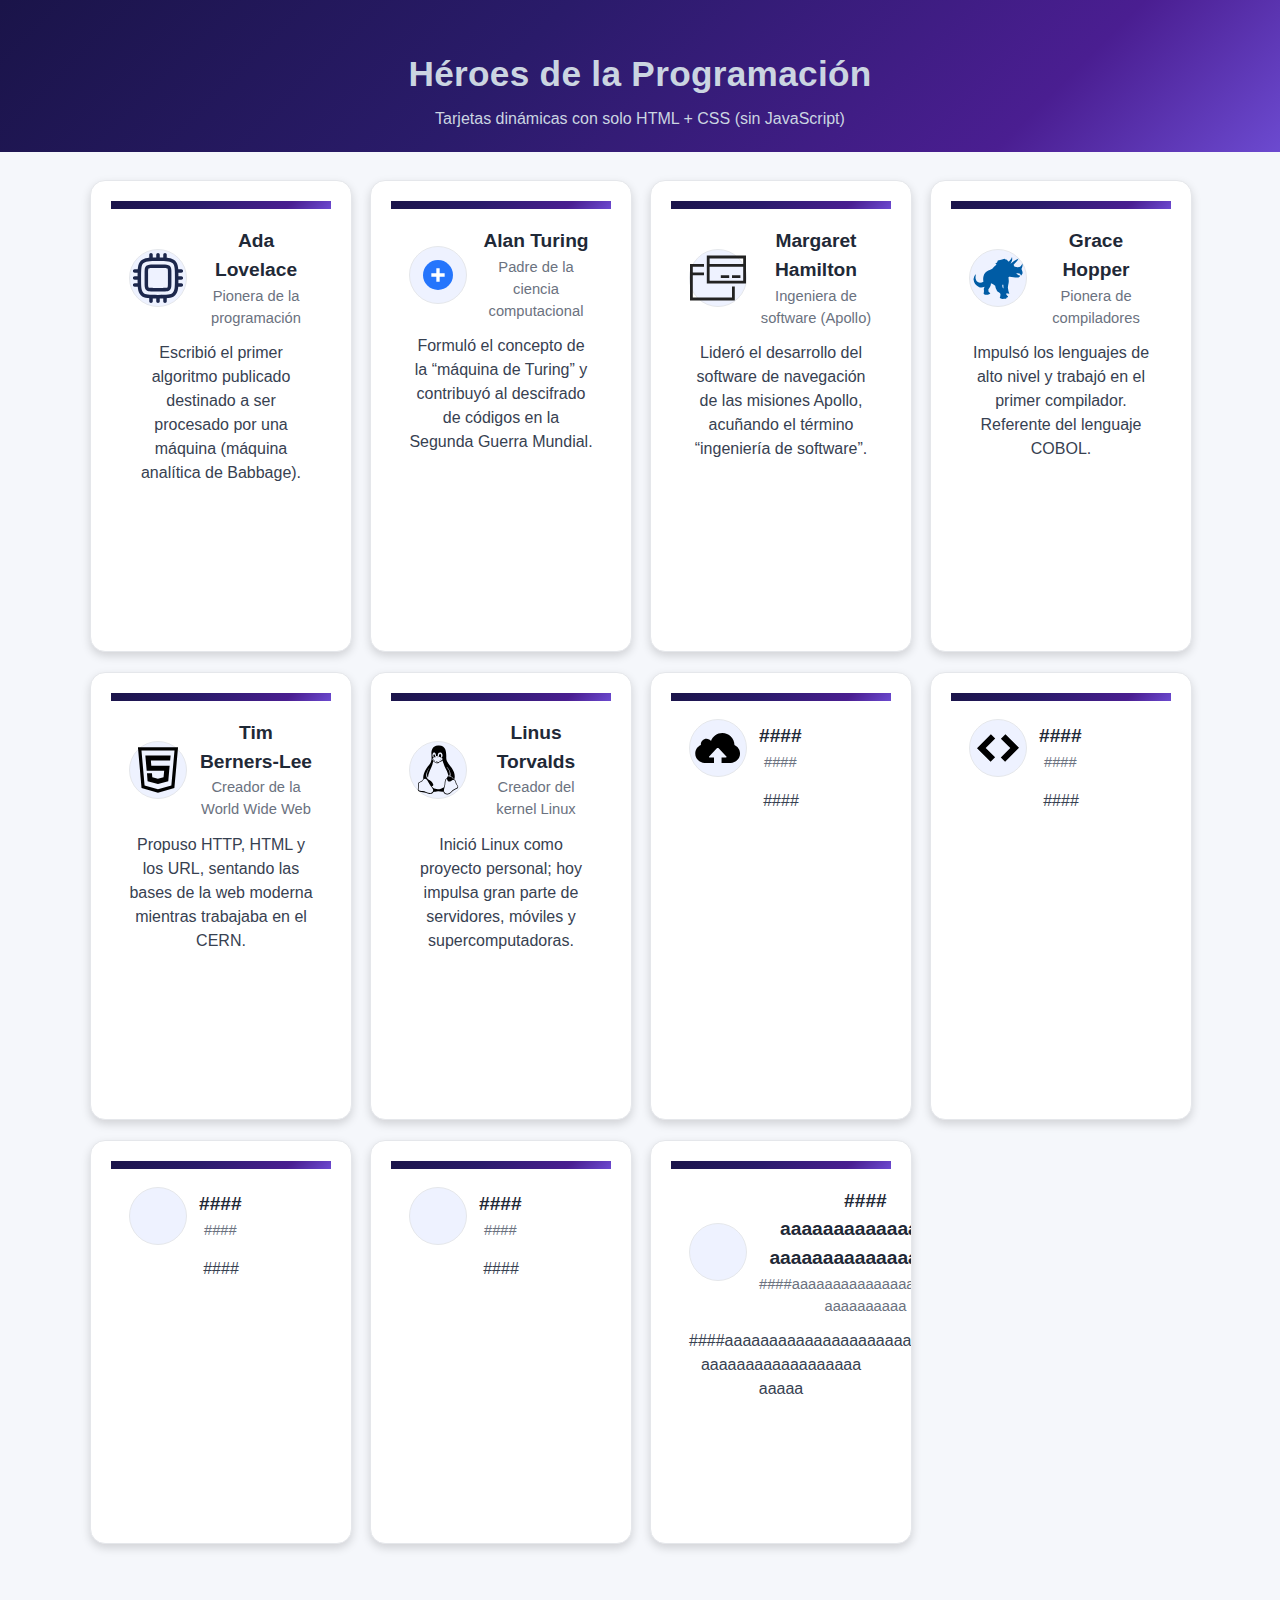
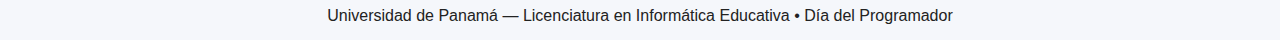
<file: Heroes.html>
<!DOCTYPE html PUBLIC "-//W3C//DTD XHTML 1.0 Strict//EN"
  "http://www.w3.org/TR/xhtml1/DTD/xhtml1-strict.dtd">
<html xmlns="http://www.w3.org/1999/xhtml" xml:lang="es" lang="es">
<head>
  <meta http-equiv="Content-Type" content="text/html; charset=UTF-8" />
  <title>Héroes de la Programación — Tarjetas Dinámicas</title>
  <link rel="stylesheet" href="style.css" />
</head>
<body>
  <header class="band band-header">
    <h1>Héroes de la Programación</h1>
    <p>Tarjetas dinámicas con solo HTML + CSS (sin JavaScript)</p>
  </header>

  <div class="wrap">
    <p class="intro"></p>

    <div class="grid">
      <!-- Ada Lovelace -->
      <article class="card">
        <div class="band"></div>
        <div class="card-body">
          <div class="top">
            <div class="avatar" aria-hidden="true">
              <!-- Ícono genérico CPU (SVG embebido para que funcione offline) -->
             <svg viewBox="0 0 24 24" fill="none" xmlns="http://www.w3.org/2000/svg"><g id="SVGRepo_bgCarrier" stroke-width="0"></g><g id="SVGRepo_tracerCarrier" stroke-linecap="round" stroke-linejoin="round"></g><g id="SVGRepo_iconCarrier"> <path fill-rule="evenodd" clip-rule="evenodd" d="M9 1.25C9.41421 1.25 9.75 1.58579 9.75 2V3.26272C10.216 3.25376 10.7154 3.25111 11.25 3.25032V2C11.25 1.58579 11.5858 1.25 12 1.25C12.4142 1.25 12.75 1.58579 12.75 2V3.25032C13.2846 3.25111 13.784 3.25376 14.25 3.26272V2C14.25 1.58579 14.5858 1.25 15 1.25C15.4142 1.25 15.75 1.58579 15.75 2V3.32709C16.0099 3.34691 16.2561 3.37182 16.489 3.40313C17.6614 3.56076 18.6104 3.89288 19.3588 4.64124C20.1071 5.38961 20.4392 6.33855 20.5969 7.51098C20.6282 7.7439 20.6531 7.99006 20.6729 8.25H22C22.4142 8.25 22.75 8.58579 22.75 9C22.75 9.41421 22.4142 9.75 22 9.75H20.7373C20.7462 10.216 20.7489 10.7154 20.7497 11.25H22C22.4142 11.25 22.75 11.5858 22.75 12C22.75 12.4142 22.4142 12.75 22 12.75H20.7497C20.7489 13.2846 20.7462 13.784 20.7373 14.25H22C22.4142 14.25 22.75 14.5858 22.75 15C22.75 15.4142 22.4142 15.75 22 15.75H20.6729C20.6531 16.0099 20.6282 16.2561 20.5969 16.489C20.4392 17.6614 20.1071 18.6104 19.3588 19.3588C18.6104 20.1071 17.6614 20.4392 16.489 20.5969C16.2561 20.6282 16.0099 20.6531 15.75 20.6729V22C15.75 22.4142 15.4142 22.75 15 22.75C14.5858 22.75 14.25 22.4142 14.25 22V20.7373C13.784 20.7462 13.2846 20.7489 12.75 20.7497V22C12.75 22.4142 12.4142 22.75 12 22.75C11.5858 22.75 11.25 22.4142 11.25 22V20.7497C10.7154 20.7489 10.216 20.7462 9.75 20.7373V22C9.75 22.4142 9.41421 22.75 9 22.75C8.58579 22.75 8.25 22.4142 8.25 22V20.6729C7.99006 20.6531 7.7439 20.6282 7.51098 20.5969C6.33855 20.4392 5.38961 20.1071 4.64124 19.3588C3.89288 18.6104 3.56076 17.6614 3.40313 16.489C3.37182 16.2561 3.34691 16.0099 3.32709 15.75H2C1.58579 15.75 1.25 15.4142 1.25 15C1.25 14.5858 1.58579 14.25 2 14.25H3.26272C3.25376 13.784 3.25111 13.2846 3.25032 12.75H2C1.58579 12.75 1.25 12.4142 1.25 12C1.25 11.5858 1.58579 11.25 2 11.25H3.25032C3.25111 10.7154 3.25376 10.216 3.26272 9.75H2C1.58579 9.75 1.25 9.41421 1.25 9C1.25 8.58579 1.58579 8.25 2 8.25H3.32709C3.34691 7.99006 3.37182 7.7439 3.40313 7.51098C3.56076 6.33855 3.89288 5.38961 4.64124 4.64124C5.38961 3.89288 6.33855 3.56076 7.51098 3.40313C7.7439 3.37182 7.99006 3.34691 8.25 3.32709V2C8.25 1.58579 8.58579 1.25 9 1.25ZM7.71085 4.88976C6.70476 5.02502 6.12511 5.27869 5.7019 5.7019C5.27869 6.12511 5.02502 6.70476 4.88976 7.71085C4.75159 8.73851 4.75 10.0932 4.75 12C4.75 13.9068 4.75159 15.2615 4.88976 16.2892C5.02502 17.2952 5.27869 17.8749 5.7019 18.2981C6.12511 18.7213 6.70476 18.975 7.71085 19.1102C8.73851 19.2484 10.0932 19.25 12 19.25C13.9068 19.25 15.2615 19.2484 16.2892 19.1102C17.2952 18.975 17.8749 18.7213 18.2981 18.2981C18.7213 17.8749 18.975 17.2952 19.1102 16.2892C19.2484 15.2615 19.25 13.9068 19.25 12C19.25 10.0932 19.2484 8.73851 19.1102 7.71085C18.975 6.70476 18.7213 6.12511 18.2981 5.7019C17.8749 5.27869 17.2952 5.02502 16.2892 4.88976C15.2615 4.75159 13.9068 4.75 12 4.75C10.0932 4.75 8.73851 4.75159 7.71085 4.88976ZM9.95063 6.25H14.0494C14.7142 6.24996 15.2871 6.24993 15.7458 6.31161C16.2375 6.3777 16.7087 6.52676 17.091 6.90901C17.4732 7.29126 17.6223 7.76252 17.6884 8.25416C17.7501 8.7129 17.75 9.28577 17.75 9.95063V14.0494C17.75 14.7142 17.7501 15.2871 17.6884 15.7458C17.6223 16.2375 17.4732 16.7087 17.091 17.091C16.7087 17.4732 16.2375 17.6223 15.7458 17.6884C15.2871 17.7501 14.7142 17.75 14.0494 17.75H9.95063C9.28577 17.75 8.7129 17.7501 8.25416 17.6884C7.76252 17.6223 7.29126 17.4732 6.90901 17.091C6.52676 16.7087 6.3777 16.2375 6.31161 15.7458C6.24993 15.2871 6.24996 14.7142 6.25 14.0494V9.95063C6.24996 9.28577 6.24993 8.7129 6.31161 8.25416C6.3777 7.76252 6.52676 7.29126 6.90901 6.90901C7.29126 6.52676 7.76252 6.3777 8.25416 6.31161C8.7129 6.24993 9.28577 6.24996 9.95063 6.25ZM8.45403 7.79823C8.12872 7.84197 8.02676 7.91258 7.96967 7.96967C7.91258 8.02676 7.84197 8.12872 7.79823 8.45403C7.75159 8.80091 7.75 9.27169 7.75 10V14C7.75 14.7283 7.75159 15.1991 7.79823 15.546C7.84197 15.8713 7.91258 15.9732 7.96967 16.0303C8.02676 16.0874 8.12872 16.158 8.45403 16.2018C8.80091 16.2484 9.27169 16.25 10 16.25H14C14.7283 16.25 15.1991 16.2484 15.546 16.2018C15.8713 16.158 15.9732 16.0874 16.0303 16.0303C16.0874 15.9732 16.158 15.8713 16.2018 15.546C16.2484 15.1991 16.25 14.7283 16.25 14V10C16.25 9.27169 16.2484 8.80091 16.2018 8.45403C16.158 8.12872 16.0874 8.02676 16.0303 7.96967C15.9732 7.91258 15.8713 7.84197 15.546 7.79823C15.1991 7.75159 14.7283 7.75 14 7.75H10C9.27169 7.75 8.80091 7.75159 8.45403 7.79823Z" fill="#1C274C"></path> </g></svg>
            </div>
            <div>
              <h3 class="name">Ada Lovelace</h3>
              <p class="role">Pionera de la programación</p>
            </div>
          </div>
          <p class="desc">Escribió el primer algoritmo publicado destinado a ser procesado por una máquina (máquina analítica de Babbage).</p>
        </div>
        <div class="extra">
          <p>A menudo se le llama “la primera programadora”. Su visión anticipó conceptos como bucles y subrutinas.</p>
          <p class="hint"></p>
        </div>
      </article>

      <!-- Alan Turing -->
      <article class="card">
        <div class="band"></div>
        <div class="card-body">
          <div class="top">
            <div class="avatar" aria-hidden="true">
              <img src="data:image/svg+xml;utf8,
              <svg xmlns='http://www.w3.org/2000/svg' viewBox='0 0 24 24'>
                <circle cx='12' cy='12' r='9' fill='%232575fc'/>
                <path d='M8 12h8M12 8v8' stroke='white' stroke-width='2' />
              </svg>" alt="Ícono lógica" />
            </div>
            <div>
              <h3 class="name">Alan Turing</h3>
              <p class="role">Padre de la ciencia computacional</p>
            </div>
          </div>
          <p class="desc">Formuló el concepto de la “máquina de Turing” y contribuyó al descifrado de códigos en la Segunda Guerra Mundial.</p>
        </div>
        <div class="extra">
          <p>Propuso el célebre “Test de Turing” para evaluar comportamientos inteligentes en máquinas.</p>
        </div>
      </article>

      <!-- Margaret Hamilton -->
      <article class="card">
        <div class="band"></div>
        <div class="card-body">
          <div class="top">
            <div class="avatar" aria-hidden="true">
              <svg viewBox="0 0 20 20" version="1.1" xmlns="http://www.w3.org/2000/svg" fill="#000000"><g id="SVGRepo_bgCarrier" stroke-width="0"></g><g id="SVGRepo_tracerCarrier" stroke-linecap="round" stroke-linejoin="round"></g><g id="SVGRepo_iconCarrier"> <g id="layer1"> <path d="M 6 2 L 6 12 L 20 12 L 20 2 L 6 2 z M 7 3 L 19 3 L 19 5 L 7 5 L 7 3 z M 0 5 L 0 18 L 16 18 L 16 13 L 15 13 L 15 17 L 1 17 L 1 9 L 5 9 L 5 8 L 1 8 L 1 6 L 5 6 L 5 5 L 0 5 z M 7 6 L 19 6 L 19 11 L 7 11 L 7 6 z M 11 9 L 11 10 L 14 10 L 14 9 L 11 9 z M 15 9 L 15 10 L 18 10 L 18 9 L 15 9 z " style="fill:#222222; fill-opacity:1; stroke:none; stroke-width:0px;"></path> </g> </g></svg>
           </div>
            <div>
              <h3 class="name">Margaret Hamilton</h3>
              <p class="role">Ingeniera de software (Apollo)</p>
            </div>
          </div>
          <p class="desc">Lideró el desarrollo del software de navegación de las misiones Apollo, acuñando el término “ingeniería de software”.</p>
        </div>
        <div class="extra">
          <p>Su manejo de prioridades evitó abortos de alunizaje ante sobrecargas del sistema en el Apollo 11.</p>
        </div>
      </article>

      <!-- Grace Hopper -->
      <article class="card">
        <div class="band"></div>
        <div class="card-body">
          <div class="top">
            <div class="avatar" aria-hidden="true">
             <svg viewBox="0 0 32 32" xmlns="http://www.w3.org/2000/svg" fill="#000000"><g id="SVGRepo_bgCarrier" stroke-width="0"></g><g id="SVGRepo_tracerCarrier" stroke-linecap="round" stroke-linejoin="round"></g><g id="SVGRepo_iconCarrier"><title>file_type_cobol</title><path d="M22.24,6.546a4.449,4.449,0,0,0,1.765-2.522,4.636,4.636,0,0,1-.018,2.157c-.223.582-.567,1.107-.834,1.669a21.772,21.772,0,0,1,4.559-2.938C27.23,6.4,25.891,7.3,24.907,8.442c.19.409.28.989.8,1.109a5.036,5.036,0,0,0,2.5.155c.912-.313,1.345-1.258,1.8-2.035V9.14a15.738,15.738,0,0,1-.582,1.748c.2.547.409,1.092.582,1.647v.952c-.214.368-.442.726-.663,1.089a5.293,5.293,0,0,0-1.068-1.162,4.03,4.03,0,0,0-1.851-.125,3.212,3.212,0,0,0,2.413,1.47c-.359.37-.663.912-1.23.969-1.641.247-3.207-.505-4.839-.5-.282.02-.707.024-.785.372,0,.735.217,1.453.19,2.188-.059,1.258-.512,2.466-.529,3.726a13.785,13.785,0,0,0,.838,3.448c-.523-.077-1.044-.166-1.562-.26-.1.208-.184.42-.26.634A4.514,4.514,0,0,0,21.8,26.531c-.061.127-.182.381-.241.508l-.573.138c-.131.247-.263.492-.4.739a4.421,4.421,0,0,0-2.2.061c-.466-.186-.928-.376-1.389-.567a5.939,5.939,0,0,0,.407-2.315c-.282-.982-1.6-.984-2-1.877a6.233,6.233,0,0,1-1.022-2.851c-.823-.433-1.455-1.221-2.4-1.4-.048.409-.083.82-.153,1.227A6.015,6.015,0,0,1,10.481,22.6c.039.422.079.842.12,1.265.346.324.691.648,1.033.974a9.752,9.752,0,0,1-1.426.713,11.114,11.114,0,0,1-1.687.077c-.258-.254-.518-.508-.777-.764a4.871,4.871,0,0,0,.114-2.608c.171-.4.326-.812.475-1.221a5.565,5.565,0,0,1-3.01.206,5.12,5.12,0,0,1-3.29-4.33,3.859,3.859,0,0,1,1.407-3.268A6.41,6.41,0,0,0,3.2,16.259a3.038,3.038,0,0,0,2.5,2.466,3.462,3.462,0,0,0,1.96-.643,7.48,7.48,0,0,1,.363-4.133,5.524,5.524,0,0,1,3.586-2.66,4.235,4.235,0,0,0,2.011-1.566,10.67,10.67,0,0,1,1.529-1.33c-.228-.219-.453-.44-.68-.659A2.154,2.154,0,0,0,15.9,6.023c1.284-.3,2.551-.661,3.82-1.011a3.793,3.793,0,0,0,1.415.606c.317.346.494,1.157,1.1.928M18.458,19.908c.042.768-.048,1.665.674,2.155,0-.755-.046-1.507-.1-2.26Z" style="fill:#005ca5"></path></g></svg>
            </div>
            
            <div>
              <h3 class="name">Grace Hopper</h3>
              <p class="role">Pionera de compiladores</p>
            </div>
          </div>
          <p class="desc">Impulsó los lenguajes de alto nivel y trabajó en el primer compilador. Referente del lenguaje COBOL.</p>
        </div>
        <div class="extra">
          <p>Popularizó el término “bug” para fallos de software tras encontrar una polilla en un relé.</p>
        </div>
      </article>

      <!-- Tim Berners-Lee -->
      <article class="card">
        <div class="band"></div>
        <div class="card-body">
          <div class="top">
            <div class="avatar" aria-hidden="true">
             <svg fill="#000000" viewBox="0 0 1024 1024" xmlns="http://www.w3.org/2000/svg" class="icon"><g id="SVGRepo_bgCarrier" stroke-width="0"></g><g id="SVGRepo_tracerCarrier" stroke-linecap="round" stroke-linejoin="round"></g><g id="SVGRepo_iconCarrier"> <path d="M145 96l66 746.6L511.8 928l299.6-85.4L878.7 96H145zm610.9 700.6l-244.1 69.6-245.2-69.6-56.7-641.2h603.8l-57.8 641.2zM281 249l1.7 24.3 22.7 253.5h206.5v-.1h112.9l-11.4 118.5L511 672.9v.2h-.8l-102.4-27.7-6.5-73.2h-91l11.3 144.7 188.6 52h1.7v-.4l187.7-51.7 1.7-16.3 21.2-242.2 3.2-24.3H511v.2H389.9l-8.2-94.2h352.1l1.7-19.5 4.8-47.2L742 249H511z"></path> </g></svg>
            </div>
            <div>
              <h3 class="name">Tim Berners-Lee</h3>
              <p class="role">Creador de la World Wide Web</p>
            </div>
          </div>
          <p class="desc">Propuso HTTP, HTML y los URL, sentando las bases de la web moderna mientras trabajaba en el CERN.</p>
        </div>
        <div class="extra">
          <p>Aboga por una web abierta y descentralizada, enfocada en la privacidad y el control de datos.</p>
        </div>
      </article>

      <!-- Linus Torvalds -->
      <article class="card">
        <div class="band"></div>
        <div class="card-body">
          <div class="top">
            <div class="avatar" aria-hidden="true">
             <svg viewBox="0 0 16 16" xmlns="http://www.w3.org/2000/svg" fill="none"><g id="SVGRepo_bgCarrier" stroke-width="0"></g><g id="SVGRepo_tracerCarrier" stroke-linecap="round" stroke-linejoin="round"></g><g id="SVGRepo_iconCarrier"><path fill="#000000" d="M8.294 1c-.09 0-.184.005-.28.012-2.465.194-1.811 2.804-1.85 3.674-.043.637-.174 1.14-.612 1.762-.516.613-1.24 1.604-1.584 2.637-.162.485-.24.982-.167 1.452a.247.247 0 00-.064.079c-.152.156-.263.35-.387.49-.116.115-.283.155-.465.232-.183.08-.384.157-.504.397a.78.78 0 00-.077.351c0 .116.016.234.032.313.034.233.068.425.023.566-.145.396-.163.668-.062.865.102.195.313.275.549.351.472.117 1.114.079 1.618.35.54.272 1.088.39 1.526.274.307-.067.566-.27.705-.552.342-.001.717-.157 1.318-.194.408-.034.918.155 1.503.116.015.078.037.116.067.194l.001.002c.229.454.65.66 1.1.625.45-.035.928-.313 1.316-.762.368-.446.982-.632 1.387-.877.203-.116.367-.273.379-.497.013-.234-.117-.473-.417-.803v-.056l-.002-.002c-.099-.117-.145-.312-.197-.54-.05-.234-.106-.459-.287-.61h-.001c-.035-.032-.072-.04-.11-.08a.208.208 0 00-.11-.037c.25-.745.153-1.487-.102-2.154-.31-.823-.854-1.54-1.269-2.032-.464-.587-.919-1.142-.91-1.965.016-1.255.138-3.578-2.067-3.581zm.309 1.986h.007c.125 0 .231.036.34.116a.89.89 0 01.256.31c.062.152.093.268.097.423 0-.012.004-.023.004-.035v.061a.05.05 0 01-.003-.012l-.002-.014c-.001.142-.03.282-.087.412a.556.556 0 01-.125.195.415.415 0 00-.051-.024c-.06-.027-.115-.038-.166-.078a.765.765 0 00-.128-.038c.03-.035.085-.078.107-.116a.69.69 0 00.051-.234V3.94a.706.706 0 00-.035-.233c-.027-.079-.06-.117-.107-.195-.05-.038-.098-.077-.156-.077h-.01c-.054 0-.102.018-.152.077a.467.467 0 00-.12.195.688.688 0 00-.052.234v.01c0 .053.004.105.011.156-.112-.039-.255-.078-.354-.117a.954.954 0 01-.01-.117V3.86a1.034 1.034 0 01.087-.448.63.63 0 01.251-.31.575.575 0 01.347-.117zm-1.728.035h.02c.084 0 .158.028.234.078a.806.806 0 01.2.272c.053.116.082.233.09.389v.002a.856.856 0 01-.002.155v.047l-.048.014c-.089.032-.16.079-.23.117a.633.633 0 00.002-.156V3.93c-.007-.078-.023-.117-.047-.194a.358.358 0 00-.097-.156.145.145 0 00-.107-.037h-.012c-.042.003-.076.023-.109.077a.322.322 0 00-.07.157.55.55 0 00-.013.193v.008c.007.08.021.117.047.195a.363.363 0 00.096.157c.006.005.012.01.02.014-.04.033-.068.04-.102.079a.177.177 0 01-.077.04 1.53 1.53 0 01-.16-.235 1.034 1.034 0 01-.09-.389c-.01-.132.005-.264.046-.39a.834.834 0 01.165-.312c.075-.077.152-.116.244-.116zm.799.995c.194 0 .428.038.71.233.17.116.304.157.613.273h.002c.149.079.236.155.279.232v-.076a.333.333 0 01.009.274c-.072.18-.301.375-.62.491v.001c-.156.08-.292.195-.452.272-.161.078-.343.17-.59.155a.664.664 0 01-.262-.039 2.077 2.077 0 01-.188-.115c-.113-.079-.211-.194-.357-.271v-.003h-.003c-.233-.144-.359-.299-.4-.414-.04-.157-.003-.275.113-.35.13-.08.221-.159.282-.197.06-.043.083-.059.102-.076h.001v-.002c.099-.117.255-.274.49-.35.08-.021.171-.038.272-.038h-.001zm1.633 1.25c.21.826.698 2.026 1.012 2.609.167.311.5.967.643 1.764.091-.003.193.01.3.037.376-.975-.319-2.022-.636-2.314-.128-.116-.135-.195-.071-.195.344.312.796.917.96 1.608.075.312.093.644.012.974.039.017.079.035.12.04.601.311.824.547.717.896v-.025c-.035-.002-.07 0-.105 0h-.01c.089-.272-.106-.481-.62-.714-.534-.233-.96-.196-1.033.271-.005.025-.008.039-.01.079-.04.013-.082.03-.123.037-.25.157-.386.39-.462.693-.076.31-.1.674-.12 1.09v.002c-.011.195-.099.489-.186.787-.875.626-2.088.897-3.12.195a1.543 1.543 0 00-.234-.31.846.846 0 00-.16-.195.963.963 0 00.27-.04.359.359 0 00.184-.194c.063-.156 0-.407-.201-.678-.201-.273-.543-.58-1.043-.888-.368-.233-.575-.507-.671-.814-.096-.312-.083-.633-.009-.96.143-.624.51-1.23.743-1.611.063-.038.022.078-.238.568-.23.438-.665 1.456-.07 2.248.022-.578.15-1.146.377-1.678.329-.745 1.016-2.044 1.07-3.073.029.021.127.08.17.118.126.078.22.194.343.271a.694.694 0 00.511.196l.065.003c.24 0 .425-.078.581-.156.17-.078.304-.195.432-.233h.003c.272-.08.487-.235.609-.409zm1.275 5.225c.021.35.2.726.514.803.343.078.837-.194 1.045-.446l.123-.006c.184-.004.337.006.494.156l.002.002c.121.116.178.31.228.511.05.233.09.455.239.622.283.307.376.528.37.665l.003-.004v.01l-.002-.007c-.009.153-.108.231-.29.347-.368.234-1.02.416-1.434.916-.36.43-.8.665-1.188.695-.387.03-.721-.117-.918-.524l-.003-.002c-.122-.233-.07-.597.033-.985.103-.39.25-.784.27-1.107.022-.417.044-.779.114-1.058.07-.271.18-.465.374-.574l.026-.013v-.001zm-6.308.028h.006a.53.53 0 01.091.009c.22.032.412.194.597.438l.53.97.003.003c.141.31.44.62.693.955.253.348.45.66.425.915v.004c-.033.434-.28.67-.656.755-.376.079-.887 0-1.397-.27-.565-.314-1.235-.274-1.667-.352-.215-.039-.355-.117-.421-.233-.064-.117-.066-.352.071-.718v-.002l.002-.002c.068-.195.017-.439-.016-.652-.032-.234-.049-.414.025-.549.093-.194.23-.233.402-.31.172-.08.374-.118.534-.275h.001c.15-.157.26-.351.39-.49.11-.117.222-.196.387-.196zM8.45 5.226c-.254.117-.551.312-.868.312-.316 0-.566-.155-.747-.272-.09-.078-.163-.156-.217-.195-.096-.078-.084-.194-.044-.194.064.01.076.078.117.117.056.038.125.116.21.194.17.116.396.272.68.272.283 0 .615-.156.816-.272.114-.078.26-.194.378-.272.09-.08.087-.156.163-.156.074.01.02.078-.086.194-.13.098-.264.189-.403.273zm-.631-.923V4.29c-.004-.012.007-.024.017-.03.043-.024.105-.015.151.003.037 0 .094.04.088.079-.004.029-.05.038-.079.038-.032 0-.054-.025-.082-.04-.03-.01-.085-.004-.095-.037zm-.322 0c-.011.034-.066.028-.097.038-.027.015-.05.04-.081.04-.03 0-.076-.012-.08-.04-.005-.038.052-.077.088-.077.047-.018.107-.028.151-.003.011.005.021.017.018.029v.012h.001z"></path></g></svg>
            </div>
            <div>
              <h3 class="name">Linus Torvalds</h3>
              <p class="role">Creador del kernel Linux</p>
            </div>
          </div>
          <p class="desc">Inició Linux como proyecto personal; hoy impulsa gran parte de servidores, móviles y supercomputadoras.</p>
        </div>
        <div class="extra">
          <p>También creó Git, el sistema de control de versiones distribuido más usado en la industria.</p>
        </div>
      </article>

      <!-- Tarjeta en blanco 1 -->
      <article class="card">
        <div class="band"></div>
        <div class="card-body">
          <div class="top">
            <div class="avatar" aria-hidden="true">
             <svg fill="#000000" viewBox="-3 0 32 32" version="1.1" xmlns="http://www.w3.org/2000/svg"><g id="SVGRepo_bgCarrier" stroke-width="0"></g><g id="SVGRepo_tracerCarrier" stroke-linecap="round" stroke-linejoin="round"></g><g id="SVGRepo_iconCarrier"> <title>cloud</title> <path d="M10.719 24.531h-5.375c-2.938 0-5.344-2.406-5.344-5.344 0-2.219 1.344-4.063 3.219-4.875 0-0.156-0.031-0.313-0.031-0.469 0-1.75 1.469-3.188 3.219-3.188 1.063 0 2 0.531 2.594 1.313 0.969-2.625 3.5-4.531 6.469-4.531 3.813 0 6.875 3.094 6.938 6.875 1.875 0.844 3.188 2.688 3.188 4.875 0 2.938-2.406 5.344-5.344 5.344h-5.219v-3.125h2.531c0.375 0 0.5-0.25 0.219-0.531l-4.406-4.719c-0.125-0.125-0.313-0.219-0.5-0.219s-0.406 0.094-0.531 0.219l-4.406 4.719c-0.25 0.281-0.188 0.531 0.219 0.531h2.563v3.125z"></path> </g></svg>
            </div>
            <div>
              <h3 class="name">####</h3>
              <p class="role">####</p>
            </div>
          </div>
          <p class="desc">####</p>
        </div>
        <div class="extra">
          <p>####</p>
        </div>
      </article>

      <!-- Tarjeta en blanco 2 -->
      <article class="card">
        <div class="band"></div>
        <div class="card-body">
          <div class="top">
            <div class="avatar" aria-hidden="true">
              <svg fill="#000000" viewBox="-4 0 32 32" version="1.1" xmlns="http://www.w3.org/2000/svg"><g id="SVGRepo_bgCarrier" stroke-width="0"></g><g id="SVGRepo_tracerCarrier" stroke-linecap="round" stroke-linejoin="round"></g><g id="SVGRepo_iconCarrier"> <title>code</title> <path d="M4.969 15.938l5.375 5.406-2.594 2.5-7.75-7.75 7.938-7.938 2.469 2.438zM19.031 16.063l-5.375-5.406 2.594-2.5 7.75 7.75-7.938 7.938-2.469-2.438z"></path> </g></svg>
            </div>
            <div>
              <h3 class="name">####</h3>
              <p class="role">####</p>
            </div>
          </div>
          <p class="desc">####</p>
        </div>
        <div class="extra">
          <p>####</p>
        </div>
      </article>

      <!-- Tarjeta en blanco 3 -->
      <article class="card">
        <div class="band"></div>
        <div class="card-body">
          <div class="top">
            <div class="avatar" aria-hidden="true">
              <!-- Puedes poner una imagen SVG aquí -->
            </div>
            <div>
              <h3 class="name">####</h3>
              <p class="role">####</p>
            </div>
          </div>
          <p class="desc">####</p>
        </div>
        <div class="extra">
          <p>####</p>
        </div>
      </article>

      <!-- Tarjeta en blanco 4 -->
      <article class="card">
        <div class="band"></div>
        <div class="card-body">
          <div class="top">
            <div class="avatar" aria-hidden="true">
              <!-- Puedes poner una imagen SVG aquí -->
            </div>
            <div>
              <h3 class="name">####</h3>
              <p class="role">####</p>
            </div>
          </div>
          <p class="desc">####</p>
        </div>
        <div class="extra">
          <p>####</p>
        </div>
      </article>

      <!-- Tarjeta en blanco 5 -->
      <article class="card">
        <div class="band"></div>
        <div class="card-body">
          <div class="top">
            <div class="avatar" aria-hidden="true">
              <!-- Puedes poner una imagen SVG aquí -->
            </div>
            <div>
              <h3 class="name">#### aaaaaaaaaaaaaaaa aaaaaaaaaaaaaaaaaa</h3>
              <p class="role">####aaaaaaaaaaaaaaaaaaaaaa aaaaaaaaaa</p>
            </div>
          </div>
          <p class="desc">####aaaaaaaaaaaaaaaaaaaaaaa aaaaaaaaaaaaaaaaaa aaaaa</p>
        </div>
        <div class="extra">
          <p>####aaaaaaaaaaaaaaaaaaaaaa aaaaaaaaaaaa aaaaaaaaaaaaaaaaaaaa</p>
        </div>
      </article>
    </div>
  </div>
  

  <footer>
    Universidad de Panamá — Licenciatura en Informática Educativa • Día del Programador
    
  </footer>
</body>
</html>
</file>
<file: style.css>
/* ===== Reset y variables ===== */
    html, body { margin: 0; padding: 0; }
    body {
      font-family: Arial, Helvetica, sans-serif;
      background: #f5f7fb;
      color: #222;
      line-height: 1.5;
    }
    :root {
      /* Colores base */
      --bg: #ffffff;
      --card: #ffffff;
      --ink: #1f2937;
      --muted: #6b7280;
      --brand-a: #6a11cb;   /* violeta */
      --brand-b: #2575fc;   /* azul */
      --accent: #ffb703;    /* dorado */
      --shadow: rgba(0,0,0,0.15);
      --shadow-strong: rgba(0,0,0,0.25);
      --radius: 16px;
      --speed: 220ms;
    }

    /* ===== Encabezado ===== */
    /*  header {
      background: #0f172a;
      color: #fff;
      text-align: center;
      padding: 56px 20px;
      
    }*/
    header {
      background: #0f172a;
      color: #fff;
      text-align: center;
      padding: 56px 20px;
     
    }
    header h1 {
      margin: 0 0 6px 0;
      font-size: 2.2em;
      letter-spacing: 0.3px;
    }
    header p {
      margin: 0;
      color: #cbd5e1;
      
    }

    /* ===== Contenedor ===== */
    .wrap {
      max-width: 1100px;
      margin: 28px auto 48px auto;
      padding: 0 20px;
    }
    .intro {
      text-align: center;
      margin: 10px auto 26px auto;
      color: var(--muted);
    }

    /* ===== Grid de tarjetas ===== */
    .grid {
      display: grid;
      grid-template-columns: repeat(auto-fit, minmax(260px, 1fr));
      gap: 20px;
    }

    /* ===== Tarjeta ===== */
    .card {
      background: var(--card);
      border-radius: var(--radius);
      box-shadow: 0 8px 18px var(--accent);
      overflow: hidden;
      border: 1px solid #e5e7eb;
      transition: transform var(--speed) ease, box-shadow var(--speed) ease, border-color var(--speed) ease;
    }
    .card:focus-within,
    .card:hover {
      transform: translateY(-6px);
      box-shadow: 0 16px 28px var(--ink);
      border-color: var(--brand-a); ;
    }
      /* Banda superior con gradiente */
    /* 
    .band {
      height: 8px;
      background: linear-gradient(135deg, var(--brand-a), var(--brand-b));
    }
    */
    .band {
  height: 8px;
  text-align: center;
  color: white;
  background: linear-gradient(135deg, #1a1449 0%, #2a1b6a 40%, #4a1e91 80%, #6c4ad0 100%);
}
.band-header {
  height: 56px;
  background: linear-gradient(135deg, #1a1449 0%, #2a1b6a 40%, #4a1e91 80%, #6c4ad0 100%);
  color: #cbd5e1;
  padding: 48px 40px;
}
    
    /* Contenido de tarjeta */
    .card-body {
      padding: 18px;
    }
    .top {
      display: flex;
      align-items: center;
      gap: 12px;
    }
    .avatar {
      width: 56px;
      height: 56px;
      border-radius: 50%;
      flex: 0 0 56px;
      background: #eef2ff;
      display: grid;
      place-items: center;
      border: 1px solid #e5e7eb;
    }
    .avatar img {
      width: 40px;
      height: 40px;
      display: block;
    }
    .name {
      margin: 0;
      font-size: 1.2em;
      color: var(--ink);
    }
    .role {
      margin: 0;
      color: var(--muted);
      font-size: 0.92em;
    }

    .desc {
      margin: 12px 0 0 0;
      color: #374151;
    }

    .add1 {
      margin-top: 16px;
      height: auto;
      position: relative;
      width: 100%;
      border-radius: 12px;
    }


    /* Bloque extra (revelado en hover/focus) */
    .card {
  background: #fff;
  border-radius: 15px;
  padding: 20px;
  box-shadow: 0 4px 10px rgba(0,0,0,0.15);
  text-align: center;
  width: 220px;
  overflow: hidden;
  position: relative;
  transition: transform 0.3s ease, box-shadow 0.3s ease;
}

.extra {
  opacity: 0;
  transform: translateY(20px);
  transition: all 0.3s ease;
  pointer-events: none; /* no clickable cuando oculto */
}

.card:hover .extra,
.card:focus-within .extra {
  opacity: 1;
  transform: translateY(0);
  pointer-events: auto;
}

    /* CTA sutil */
    .hint {
      margin: 10px 0 0 0;
      font-size: 0.85em;
      color: #6b7280;
    }

    /* Accesibilidad / teclado */
    .card a {
      text-decoration: none;
      color: inherit;
    }
    .focusable {
      outline: none;
      border-radius: 10px;
    }
    .focusable:focus {
      box-shadow: 0 0 0 3px #fff, 0 0 0 6px var(--accent);
    }

    /* Respeto a usuarios con reduced motion */
    @media (prefers-reduced-motion: reduce) {
      .card,
      .extra {
        transition: none;
      }
    }

    /* Pie */
    footer {
        text-align: center;
        color: #6b7280;
        padding: 24px 12px 40px 12px;
        position: relative;
        left: 0;
        bottom: 0;
        width: 100%;
        background: #22222200;
        color: #222;
        text-align: center;
        padding: 12px 0;
        font-size: 1rem;
        z-index: 100;
        

    }
</file>
